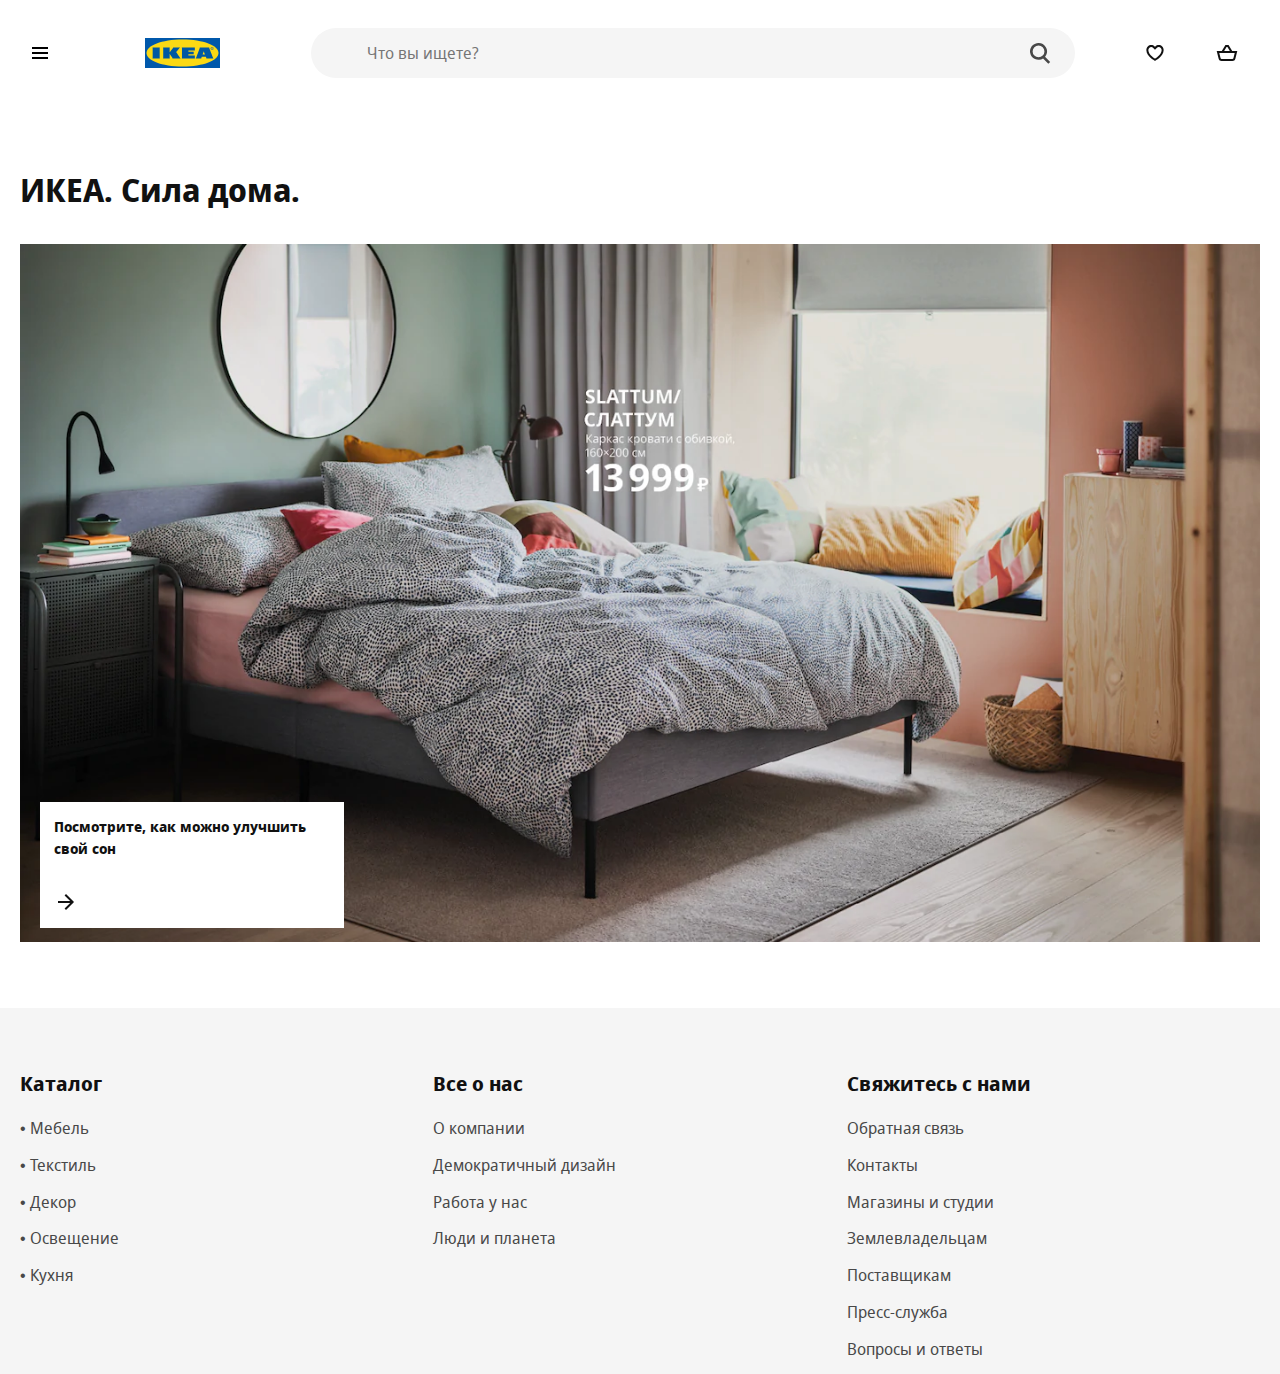
<file: index.html>
<!DOCTYPE html>
<html lang="en">
<head>
    <meta charset="UTF-8">
    <meta name="viewport" content="width=device-width, user-scalable=no, initial-scale=1.0, maximum-scale=1.0, minimum-scale=1.0">
    <meta http-equiv="X-UA-Compatible" content="ie=edge">
    <link rel="apple-touch-icon" sizes="180x180" href="favicon/apple-touch-icon.png">
    <link rel="icon" type="image/png" sizes="32x32" href="favicon/favicon-32x32.png">
    <link rel="icon" type="image/png" sizes="16x16" href="favicon/favicon-16x16.png">
    <link rel="mask-icon" href="favicon/safari-pinned-tab.svg" color="#0058ab">
    <meta name="msapplication-TileColor" content="#0058ab">
    <meta name="theme-color" content="#0058ab">
    <title>ИКЕА - официальный интернет-магазин мебели - IKEA</title>
    <link rel="stylesheet" href="styles/styles.css">
    <script src="script/index.js" defer type="module"></script>
    <script src="script/test.js" defer></script>

</head>
<body>

<main>
    <div class="container">
        <h1 class="main-header">ИКЕА. Сила дома.</h1>
        <aside class="offer">
            <a href="card.html#idd059">
                <picture>
                    <source srcset="image/b47e07ee97fd5f9bf030d258d462a945.webp" type="image/webp">
                    <img src="image/b47e07ee97fd5f9bf030d258d462a945.jpg" alt="СЛАТТУМ">
                </picture>

            </a>
            <a class="offer-extra" href="goods.html?subcat=Кровати">
                <p>Посмотрите, как можно улучшить свой сон</p>
                <svg focusable="false" viewBox="0 0 24 24" class="offer-arrow" aria-hidden="true">
                    <path fill-rule="evenodd" clip-rule="evenodd"
                        d="M19.2937 12.7074L20.0008 12.0003L19.2938 11.2932L12.0008 3.99927L10.5865 5.41339L16.1727 11.0003H4V13.0003H16.1723L10.5855 18.5868L11.9996 20.0011L19.2937 12.7074Z"></path>
                </svg>
            </a>
        </aside>
    </div>
</main>

</body>
</html>
</file>
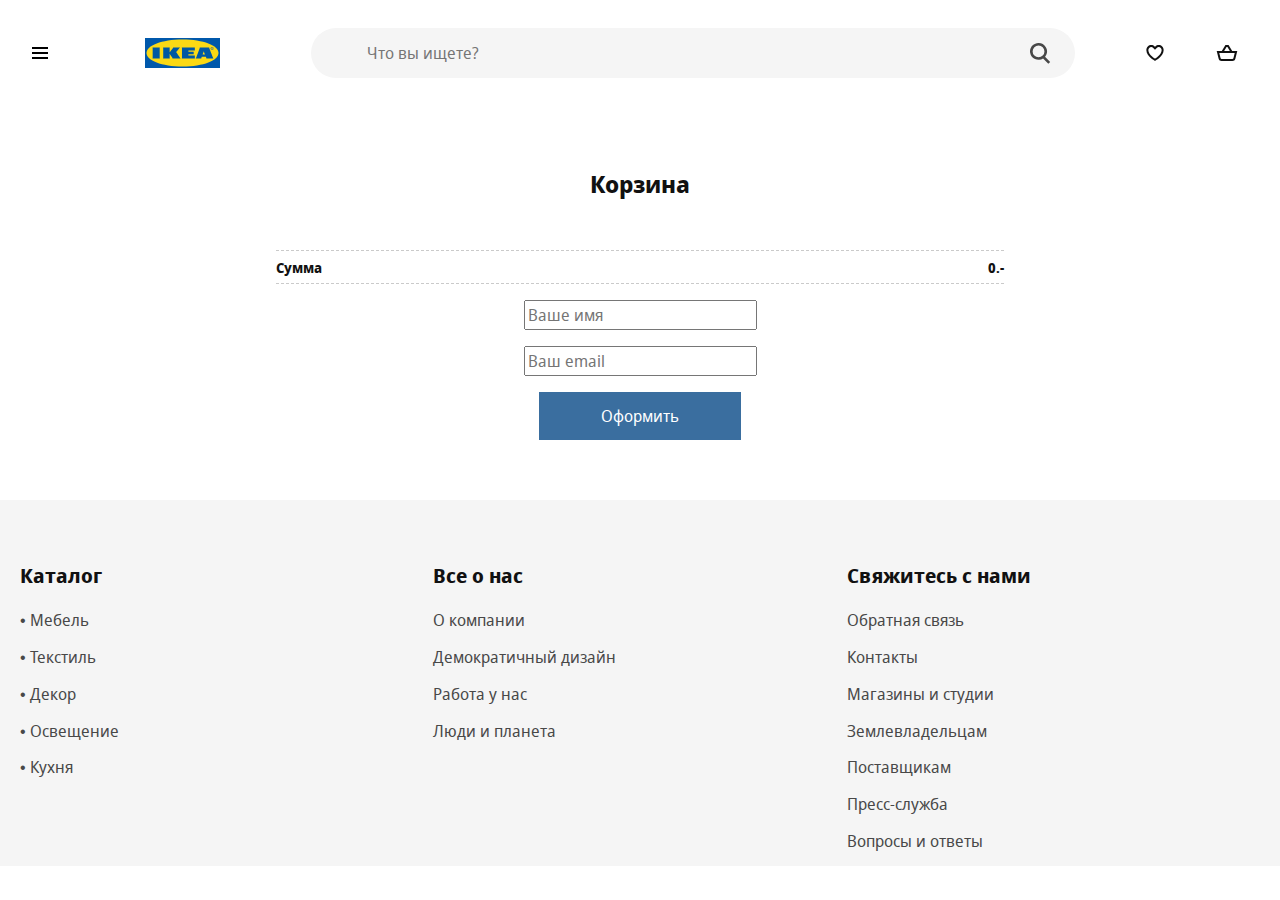
<file: cart.html>
<!DOCTYPE html>
<html lang="en">
<head>
	<meta charset="UTF-8">
	<meta name="viewport" content="width=device-width, user-scalable=no, initial-scale=1.0, maximum-scale=1.0, minimum-scale=1.0">
	<meta http-equiv="X-UA-Compatible" content="ie=edge">
	<link rel="apple-touch-icon" sizes="180x180" href="favicon/apple-touch-icon.png">
	<link rel="icon" type="image/png" sizes="32x32" href="favicon/favicon-32x32.png">
	<link rel="icon" type="image/png" sizes="16x16" href="favicon/favicon-16x16.png">
	<link rel="mask-icon" href="favicon/safari-pinned-tab.svg" color="#0058ab">
	<meta name="msapplication-TileColor" content="#0058ab">
	<meta name="theme-color" content="#0058ab">
	<title>Корзина - IKEA</title>
	<link rel="stylesheet" href="styles/styles.css">
	<script src="script/index.js" defer type="module"></script>
</head>
<body>
<main>
	<div class="container cart-wrapper">
		<h2 class="cart-header">Корзина</h2>
		<ul class="cart-list">
		
		</ul>
		<div class="cart-total">
			<span class="cart-total-label">Сумма</span>
			<span class="cart-total-price"></span>
		</div>

		<form id="form" class="cart-form">
			<label>
				<input type="text" name="name" placeholder="Ваше имя">
			</label>
			<label>
				<input type="email" name="email" placeholder="Ваш email">
			</label>
			<button type="submit" class="cart-checkout">Оформить</button>
		</form>
	</div>
</main>
</body>
</html>
</file>
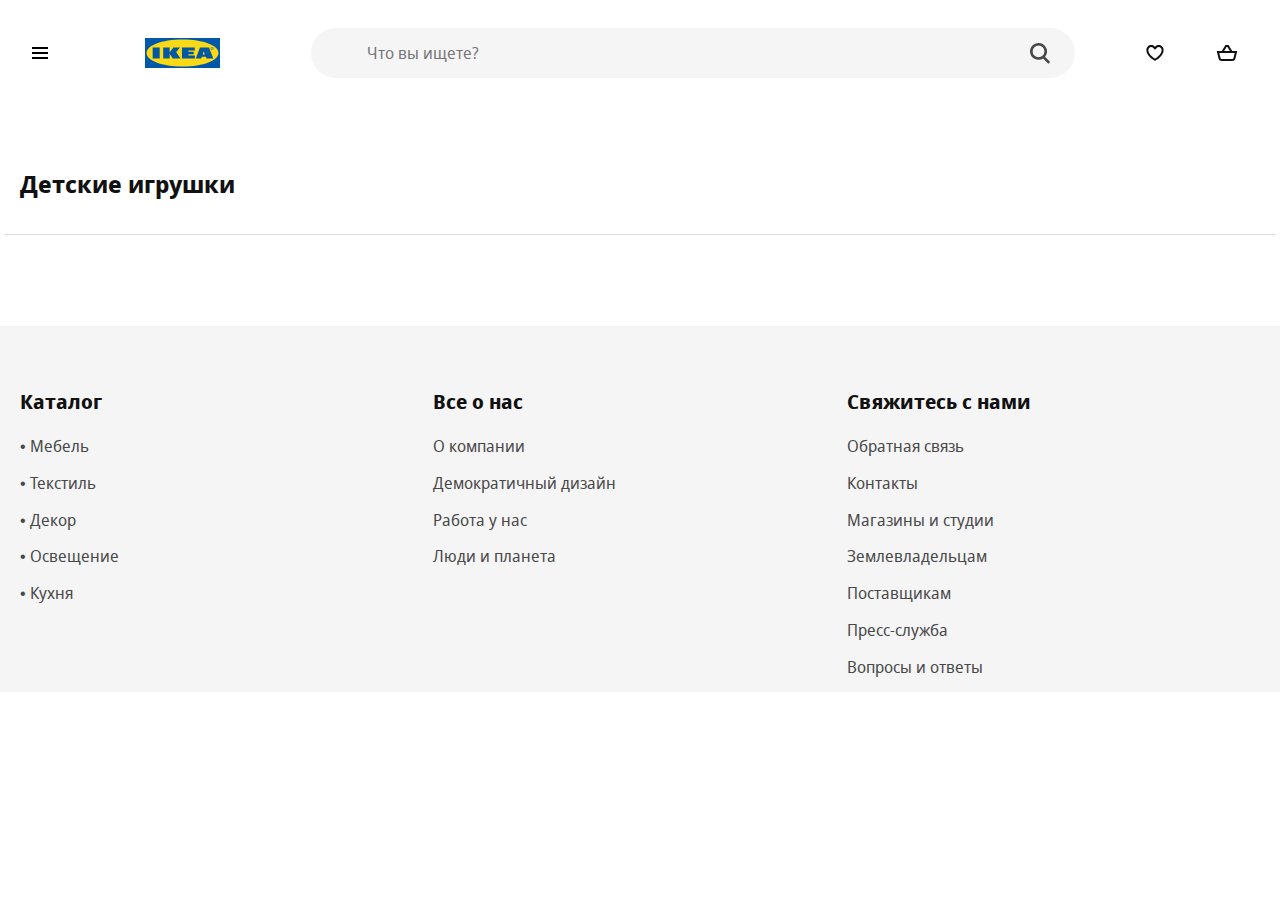
<file: goods.html>
<!DOCTYPE html>
<html lang="en">
<head>
	<meta charset="UTF-8">
	<meta name="viewport" content="width=device-width, user-scalable=no, initial-scale=1.0, maximum-scale=1.0, minimum-scale=1.0">
	<meta http-equiv="X-UA-Compatible" content="ie=edge">
	<link rel="apple-touch-icon" sizes="180x180" href="favicon/apple-touch-icon.png">
	<link rel="icon" type="image/png" sizes="32x32" href="favicon/favicon-32x32.png">
	<link rel="icon" type="image/png" sizes="16x16" href="favicon/favicon-16x16.png">
	<link rel="mask-icon" href="favicon/safari-pinned-tab.svg" color="#0058ab">
	<meta name="msapplication-TileColor" content="#0058ab">
	<meta name="theme-color" content="#0058ab">
	<title>Детские игрушки - IKEA</title>
	<link rel="stylesheet" href="styles/styles.css">
	<script src="script/index.js" defer type="module"></script>
</head>
<body>
<main>
	<div class="container">
		<h2 class="main-header">Детские игрушки</h2>
		<div class="goods wrapper">
			<ul class="goods-list">
				<!-- <li class="goods-list__item">
					<a class="goods-item__link" href="card.html#idd001">
						<article class="goods-item">
							<div class="goods-item__img">
								<img src="https://www.ikea.com/ru/ru/images/products/fabler-byorn-myagkaya-igrushka-bezhevyy__0710165_PE727396_S5.JPG"
									data-second-image="https://www.ikea.com/ru/ru/images/products/fabler-byorn-myagkaya-igrushka-bezhevyy__0876876_PE611263_S5.JPG" alt="ФАБЛЕР БЬЁРН">
							</div>
							<p class="goods-item__new">Новинка</p>
							<h3 class="goods-item__header">ФАБЛЕР БЬЁРН</h3>
							<p class="goods-item__description">Мягкая игрушка, бежевый, 21 см</p>
							<p class="goods-item__price">
								<span class="goods-item__price-value">99</span>
								<span class="goods-item__currency"> ₽</span>
							</p>
							<button class="btn btn-add-card" aria-label="Добравить в корзину" data-idd="idd001"></button>
						</article>
					</a>
				</li>
				<li class="goods-list__item">
					<a class="goods-item__link" href="card.html#idd001">
						<article class="goods-item">
							<div class="goods-item__img">
								<img src="https://www.ikea.com/ru/ru/images/products/fabler-byorn-myagkaya-igrushka-bezhevyy__0710165_PE727396_S5.JPG"
									data-second-image="https://www.ikea.com/ru/ru/images/products/fabler-byorn-myagkaya-igrushka-bezhevyy__0876876_PE611263_S5.JPG" alt="ФАБЛЕР БЬЁРН">
							</div>
							<h3 class="goods-item__header">ФАБЛЕР БЬЁРН</h3>
							<p class="goods-item__description">Мягкая игрушка, бежевый, 21 см</p>
							<p class="goods-item__price">
								<span class="goods-item__price-value">99</span>
								<span class="goods-item__currency"> ₽</span>
							</p>
							<button class="btn btn-add-card" aria-label="Добравить в корзину" data-idd="idd001"></button>
						</article>
					</a>
				</li>
				<li class="goods-list__item">
					<a class="goods-item__link" href="card.html#idd001">
						<article class="goods-item">
							<div class="goods-item__img">
								<img src="https://www.ikea.com/ru/ru/images/products/fabler-byorn-myagkaya-igrushka-bezhevyy__0710165_PE727396_S5.JPG"
									data-second-image="https://www.ikea.com/ru/ru/images/products/fabler-byorn-myagkaya-igrushka-bezhevyy__0876876_PE611263_S5.JPG" alt="ФАБЛЕР БЬЁРН">
							</div>
							<h3 class="goods-item__header">ФАБЛЕР БЬЁРН</h3>
							<p class="goods-item__description">Мягкая игрушка, бежевый, 21 см</p>
							<p class="goods-item__price">
								<span class="goods-item__price-value">99</span>
								<span class="goods-item__currency"> ₽</span>
							</p>
							<button class="btn btn-add-card" aria-label="Добравить в корзину" data-idd="idd001"></button>
						</article>
					</a>
				</li>
				<li class="goods-list__item">
					<a class="goods-item__link" href="card.html#idd001">
						<article class="goods-item">
							<div class="goods-item__img">
								<img src="https://www.ikea.com/ru/ru/images/products/fabler-byorn-myagkaya-igrushka-bezhevyy__0710165_PE727396_S5.JPG"
									data-second-image="https://www.ikea.com/ru/ru/images/products/fabler-byorn-myagkaya-igrushka-bezhevyy__0876876_PE611263_S5.JPG" alt="ФАБЛЕР БЬЁРН">
							</div>
							<h3 class="goods-item__header">ФАБЛЕР БЬЁРН</h3>
							<p class="goods-item__description">Мягкая игрушка, бежевый, 21 см</p>
							<p class="goods-item__price">
								<span class="goods-item__price-value">99</span>
								<span class="goods-item__currency"> ₽</span>
							</p>
							<button class="btn btn-add-card" aria-label="Добравить в корзину" data-idd="idd001"></button>
						</article>
					</a>
				</li>
				<li class="goods-list__item">
					<a class="goods-item__link" href="card.html#idd001">
						<article class="goods-item">
							<div class="goods-item__img">
								<img src="https://www.ikea.com/ru/ru/images/products/fabler-byorn-myagkaya-igrushka-bezhevyy__0710165_PE727396_S5.JPG"
									data-second-image="https://www.ikea.com/ru/ru/images/products/fabler-byorn-myagkaya-igrushka-bezhevyy__0876876_PE611263_S5.JPG" alt="ФАБЛЕР БЬЁРН">
							</div>
							<h3 class="goods-item__header">ФАБЛЕР БЬЁРН</h3>
							<p class="goods-item__description">Мягкая игрушка, бежевый, 21 см</p>
							<p class="goods-item__price">
								<span class="goods-item__price-value">99</span>
								<span class="goods-item__currency"> ₽</span>
							</p>
							<button class="btn btn-add-card" aria-label="Добравить в корзину" data-idd="idd001"></button>
						</article>
					</a>
				</li>
				<li class="goods-list__item">
					<a class="goods-item__link" href="card.html#idd001">
						<article class="goods-item">
							<div class="goods-item__img">
								<img src="https://www.ikea.com/ru/ru/images/products/fabler-byorn-myagkaya-igrushka-bezhevyy__0710165_PE727396_S5.JPG"
									data-second-image="https://www.ikea.com/ru/ru/images/products/fabler-byorn-myagkaya-igrushka-bezhevyy__0876876_PE611263_S5.JPG" alt="ФАБЛЕР БЬЁРН">
							</div>
							<h3 class="goods-item__header">ФАБЛЕР БЬЁРН</h3>
							<p class="goods-item__description">Мягкая игрушка, бежевый, 21 см</p>
							<p class="goods-item__price">
								<span class="goods-item__price-value">99</span>
								<span class="goods-item__currency"> ₽</span>
							</p>
							<button class="btn btn-add-card" aria-label="Добравить в корзину" data-idd="idd001"></button>
						</article>
					</a>
				</li>
				<li class="goods-list__item">
					<a class="goods-item__link" href="card.html#idd001">
						<article class="goods-item">
							<div class="goods-item__img">
								<img src="https://www.ikea.com/ru/ru/images/products/fabler-byorn-myagkaya-igrushka-bezhevyy__0710165_PE727396_S5.JPG"
									data-second-image="https://www.ikea.com/ru/ru/images/products/fabler-byorn-myagkaya-igrushka-bezhevyy__0876876_PE611263_S5.JPG" alt="ФАБЛЕР БЬЁРН">
							</div>
							<h3 class="goods-item__header">ФАБЛЕР БЬЁРН</h3>
							<p class="goods-item__description">Мягкая игрушка, бежевый, 21 см</p>
							<p class="goods-item__price">
								<span class="goods-item__price-value">99</span>
								<span class="goods-item__currency"> ₽</span>
							</p>
							<button class="btn btn-add-card" aria-label="Добравить в корзину" data-idd="idd001"></button>
						</article>
					</a>
				</li>
				<li class="goods-list__item">
					<a class="goods-item__link" href="card.html#idd001">
						<article class="goods-item">
							<div class="goods-item__img">
								<img src="https://www.ikea.com/ru/ru/images/products/fabler-byorn-myagkaya-igrushka-bezhevyy__0710165_PE727396_S5.JPG"
									data-second-image="https://www.ikea.com/ru/ru/images/products/fabler-byorn-myagkaya-igrushka-bezhevyy__0876876_PE611263_S5.JPG" alt="ФАБЛЕР БЬЁРН">
							</div>
							<h3 class="goods-item__header">ФАБЛЕР БЬЁРН</h3>
							<p class="goods-item__description">Мягкая игрушка, бежевый, 21 см</p>
							<p class="goods-item__price">
								<span class="goods-item__price-value">99</span>
								<span class="goods-item__currency"> ₽</span>
							</p>
							<button class="btn btn-add-card" aria-label="Добравить в корзину" data-idd="idd001"></button>
						</article>
					</a>
				</li>
				<li class="goods-list__item">
					<a class="goods-item__link" href="card.html#idd001">
						<article class="goods-item">
							<div class="goods-item__img">
								<img src="https://www.ikea.com/ru/ru/images/products/fabler-byorn-myagkaya-igrushka-bezhevyy__0710165_PE727396_S5.JPG"
									data-second-image="https://www.ikea.com/ru/ru/images/products/fabler-byorn-myagkaya-igrushka-bezhevyy__0876876_PE611263_S5.JPG" alt="ФАБЛЕР БЬЁРН">
							</div>
							<h3 class="goods-item__header">ФАБЛЕР БЬЁРН</h3>
							<p class="goods-item__description">Мягкая игрушка, бежевый, 21 см</p>
							<p class="goods-item__price">
								<span class="goods-item__price-value">99</span>
								<span class="goods-item__currency"> ₽</span>
							</p>
							<button class="btn btn-add-card" aria-label="Добравить в корзину" data-idd="idd001"></button>
						</article>
					</a>
				</li>
				<li class="goods-list__item">
					<a class="goods-item__link" href="card.html#idd001">
						<article class="goods-item">
							<div class="goods-item__img">
								<img src="https://www.ikea.com/ru/ru/images/products/fabler-byorn-myagkaya-igrushka-bezhevyy__0710165_PE727396_S5.JPG"
									data-second-image="https://www.ikea.com/ru/ru/images/products/fabler-byorn-myagkaya-igrushka-bezhevyy__0876876_PE611263_S5.JPG" alt="ФАБЛЕР БЬЁРН">
							</div>
							<h3 class="goods-item__header">ФАБЛЕР БЬЁРН</h3>
							<p class="goods-item__description">Мягкая игрушка, бежевый, 21 см</p>
							<p class="goods-item__price">
								<span class="goods-item__price-value">99</span>
								<span class="goods-item__currency"> ₽</span>
							</p>
							<button class="btn btn-add-card" aria-label="Добравить в корзину" data-idd="idd001"></button>
						</article>
					</a>
				</li> -->
			</ul>
		</div>
	</div>
</main>
</body>
</html>
</file>
<file: styles/styles.css>
/*
* Prefixed by https://autoprefixer.github.io
* PostCSS: v7.0.29,
* Autoprefixer: v9.7.6
* Browsers: last 4 version
*/

@font-face {
	font-family: 'Noto Sans';
	src: local('Noto Sans Display Regular'), local('NotoSansDisplay-Regular'), url('../fonts/Notosansdisplayregular.woff2') format('woff2'), url('../fonts/Notosansdisplayregular.woff') format('woff');
	font-weight: 400;
	font-style: normal;
}

@font-face {
	font-family: 'Noto Sans';
	src: local('Noto Sans Display Italic'), local('NotoSansDisplay-Italic'), url('../fonts/Notosansdisplayitalic.woff2') format('woff2'), url('../fonts/Notosansdisplayitalic.woff') format('woff');
	font-weight: 400;
	font-style: italic;
}

@font-face {
	font-family: 'Noto Sans';
	src: local('Noto Sans Display Bold'), local('NotoSansDisplay-Bold'), url('../fonts/Notosansdisplaybold.woff2') format('woff2'), url('../fonts/Notosansdisplaybold.woff') format('woff');
	font-weight: 700;
	font-style: normal;
}

@font-face {
	font-family: 'Noto Sans';
	src: local('Noto Sans Display Bold Italic'), local('NotoSansDisplay-BoldItalic'), url('../fonts/Notosansdisplaybolditalic.woff2') format('woff2'), url('../fonts/Notosansdisplaybolditalic.woff') format('woff');
	font-weight: 700;
	font-style: italic;
}

html {
	-webkit-box-sizing: border-box;
	box-sizing: border-box;
}

*,
*::before,
*::after {
	-webkit-box-sizing: inherit;
	box-sizing: inherit;
}

body {
	min-width: 320px;
	margin: 0;

	background-color: #fff; /*под проект*/
	font-family: Noto Sans, Arial, sans-serif; /*в "" свой шрифт под проект*/

	font-size: 16px;
	color: #111;
	line-height: 1.5;
	-webkit-font-smoothing: subpixel-antialiased;
}

button, input {
	font: inherit;
}

button {
	cursor: pointer;
}

img {
	max-width: 100%;
	width: 100%;
	height: auto;
}

a {
	text-decoration: none;
	color: inherit;
}

ul {
	list-style: none;
	padding: 0;
	margin: 0;
}

h1, h2, h3, p {
	padding: 0;
	margin: 0;
}

/* container */

.container {
	max-width: 100rem;
	margin: 0 auto;
	padding: 0 1.25rem;
}

.visually-hidden {
	position: absolute !important;
	clip: rect(1px 1px 1px 1px);
	clip: rect(1px, 1px, 1px, 1px);
	padding: 0 !important;
	border: 0 !important;
	height: 1px !important;
	width: 1px !important;
	overflow: hidden;
}

/* при работе с float */

.clearfix::after {
	content: "";
	display: table;
	clear: both;
}

header {
	margin-bottom: 3.75rem;
}

.header {
	display: -ms-grid;
	display: grid;
	grid-gap: 1.25rem;
	-ms-grid-columns: 2fr 1.25rem 2fr 1.25rem 16fr 1.25rem 1fr 1.25rem 1fr;
	grid-template-columns: 2fr 2fr 16fr 1fr 1fr;
	-webkit-box-align: center;
	-ms-flex-align: center;
	align-items: center;
	padding: 1.75rem 0;
}

footer {
	background-color: #f5f5f5;
	margin-top: 3.75rem;
	padding: 3.75rem 0 0 0;
}

.footer {
	display: -ms-grid;
	display: grid;
	-ms-grid-columns: 1fr 1fr 1fr;
	grid-template-columns: 1fr 1fr 1fr;
}

.main-header {
	margin-bottom: 1.875rem
}

.btn {
	background-color: transparent;
	outline: transparent;
	border-radius: 50%;
	width: 40px;
	height: 40px;
	display: -webkit-box;
	display: -ms-flexbox;
	display: flex;
	-webkit-box-align: center;
	-ms-flex-align: center;
	align-items: center;
	-webkit-box-pack: center;
	-ms-flex-pack: center;
	justify-content: center;
	border: 1px solid transparent;
}

.btn:hover {
	background-color: #f5f5f5;
	color: #111;
}

.svg-icon {
	fill: currentColor;
}

.logo {
	text-align: center;
	width: 75px;
	height: 30px;

}

.search {
	position: relative;
	-webkit-box-flex: 1;
	-ms-flex-positive: 1;
	flex-grow: 1;
	height: 50px;
	margin: 0 40px;
}

.search-input {
	-webkit-appearance: none;
	-moz-appearance: none;
	appearance: none;
	background-color: #f5f5f5;
	display: block;
	appearance: none;
	width: 100%;
	height: 100%;
	padding: .5rem 3.5rem;
	margin: 0 auto;
	line-height: 1.5;
	border: 0;
	border-radius: 50em;
	outline: 0;
	-webkit-box-shadow: none;
	box-shadow: none;
	-webkit-transition: background .2s;
	-o-transition: background .2s;
	transition: background .2s;
}

.search-btn {
	position: absolute;
	top: 0.9rem;
	right: 0.9rem;
	background-image: url("data:image/svg+xml;charset=utf-8,%3Csvg width='16' height='17' fill='%23484848' xmlns='http://www.w3.org/2000/svg'%3E%3Cpath fill-rule='evenodd' clip-rule='evenodd' d='M6.5 11a4.5 4.5 0 110-9 4.5 4.5 0 010 9zm4.968-.307a6.5 6.5 0 10-1.514 1.315l3.996 3.996 1.414-1.414-3.896-3.897z'/%3E%3C/svg%3E");
	background-repeat: no-repeat;
	background-size: contain;
	width: 2.5rem;
	height: 1.5rem;
	background-position: center;
}

.offer {
	position: relative;
}

.offer-extra {
	position: absolute;
	padding: .9rem;
	color: #111;
	left: 1.25rem;
	bottom: 1.25rem;
	display: -webkit-box;
	display: -ms-flexbox;
	display: flex;
	background: #fff;
	-webkit-box-orient: vertical;
	-webkit-box-direction: normal;
	-ms-flex-direction: column;
	flex-direction: column;
	-webkit-box-align: start;
	-ms-flex-align: start;
	align-items: flex-start;
	max-width: 19rem;
	min-width: 13rem;
	font-size: .9rem;
	line-height: 1.5;
	font-weight: bold;
	word-break: break-word;
}

.offer-arrow {
	display: inline-block;
	height: 1.5rem;
	width: 1.5rem;
	vertical-align: middle;
	fill: currentColor;
	margin-top: 1.875rem;

}


.footer-header {
	line-height: 2rem;
	font-size: 1.25rem;
	padding: 0 0 1rem 0;

}

.footer-list {
	margin-bottom: .8rem;
}

.footer-list > a {
	color: #484848;
}

.footer-list > a:hover {
	color: #111;
	text-decoration: underline;
}

.catalog {
	position: fixed;
	z-index: 999;
	top: 0;
	left: -100%;
	bottom: 0;
	background-color: #fff;
	overflow-y: auto;
	overflow-x: hidden;
	-webkit-transition: left 0.2s 0s;
	-o-transition: left 0.2s 0s;
	transition: left 0.2s 0s;
	width: 20rem;
	padding: 6rem 4rem 3rem;

}

.catalog.open {
	left: 0;
}

.catalog-btn {
	position: absolute;
	top: 3rem;
	left: 3rem;
}

.catalog-list__item,
.subcatalog-list__item {
	cursor: pointer;
	color: #111;


}

.catalog-list__item a,
.subcatalog-list__item a {
	text-decoration: underline;
	display: block;
}

.catalog-list__item a {
	padding: .5rem 1.5rem .5rem 0;
}

.subcatalog-list__item a {
	padding: .5rem 0;
}

.catalog-list__item:hover a,
.subcatalog-list__item:hover a {
	text-decoration: underline;
}

.catalog-list__item.active {
	background-repeat: no-repeat;
	background-position: right 0 center;
	background-image: url('data:image/svg+xml;utf8,<svg width="24" height="24" viewBox="0 0 24 24" fill="none" xmlns="http://www.w3.org/2000/svg"><path fill-rule="evenodd" clip-rule="evenodd" d="M15.5996 11.9999L9.81456 17.7857L8.40026 16.3716L12.7714 11.9999L8.40026 7.62823L9.81457 6.21411L15.5996 11.9999Z" fill="%23959595"/></svg>');
}

.subcatalog {
	position: fixed;
	z-index: 998;
	top: 0;
	left: -100%;
	bottom: 0;
	background-color: #fff;
	overflow-y: auto;
	overflow-x: hidden;
	-webkit-transition: left 0.6s 0s, right 0.6s 0s;
	-o-transition: left 0.6s 0s, right 0.6s 0s;
	transition: left 0.6s 0s, right 0.6s 0s;
	width: 25rem;
	padding: 6rem 4rem 3rem;
	border-left: 2px solid #ccc;
}

.subcatalog.subopen {
	left: 20rem;
}

.overlay {
	display: block;
	position: fixed;
	z-index: 899;
	top: 0;
	bottom: 0;
	right: 0;
	left: 0;
	background-color: black;
	-webkit-transition: all .2s ease;
	-o-transition: all .2s ease;
	transition: all .2s ease;
	opacity: 0;
	pointer-events: none;
}

.overlay.active {
	opacity: 0.25;
	pointer-events: all;
}


.wrapper {
	position: relative;
	margin-top: 4rem;
}

.wrapper:before {
	content: '';
	width: calc(100% + 2rem);
	display: block;
	position: absolute;
	top: -2rem;
	z-index: 99;
	margin: 0 -1rem;
	border-bottom: 1px solid #dfdfdf;
}

.good {
	display: -ms-grid;
	display: grid;
	-ms-grid-columns: minmax(0, 1fr) 1.25rem minmax(0, 1fr) 1.25rem minmax(0, 1fr) 1.25rem minmax(0, 1fr) 1.25rem minmax(0, 1fr) 1.25rem minmax(0, 1fr) 1.25rem minmax(0, 1fr) 1.25rem minmax(0, 1fr) 1.25rem minmax(0, 1fr) 1.25rem minmax(0, 1fr) 1.25rem minmax(0, 1fr) 1.25rem minmax(0, 1fr);
	grid-template-columns: repeat(12, minmax(0, 1fr));
	grid-column-gap: 1.25rem;
	padding-top: 2rem;
}

.good-images {
	display: -webkit-box;
	display: -ms-flexbox;
	display: flex;
	-ms-flex-wrap: wrap;
	flex-wrap: wrap;
	-ms-grid-column: 1;
	grid-column-start: 1;
	-ms-grid-column-span: 8;
	grid-column-end: 9;
	-ms-flex-pack: distribute;
	justify-content: space-around;


}

.good-image__item {
	width: calc(50% - 1.25rem);
	margin-left: .625rem;
	margin-right: .625rem;
	min-height: 500px;
}


.good-item {
	-ms-grid-column: 9;
	grid-column-start: 9;
	-ms-grid-column-span: 4;
	grid-column-end: 13;
	padding: 0 2.5rem;
}

.good-item__section {
	margin-bottom: 2.5rem;
}

.good-item__new {
	display: none;
}


.good-item__empty {
	display: none;
}

.not-in-stock .good-item__empty {
	display: block;
}

.not-in-stock .btn-good {
	display: none;
}

.good-item__header {
	font-size: 1.375rem;
	line-height: 1.5;
	font-weight: 700;
	text-transform: uppercase;
	margin-bottom: .3rem;
}

.good-item__description {
	line-height: 1.5;
	letter-spacing: 0;
	font-weight: 400;
	color: #484848;
	font-size: .875rem;
}

.good-item__price {
	white-space: nowrap;
	text-align: right;
}

.good-item__section {
	display: -webkit-box;
	display: -ms-flexbox;
	display: flex;
	-webkit-box-pack: justify;
	-ms-flex-pack: justify;
	justify-content: space-between;
}

.good-item__price-value {
	line-height: 1.1875;
	font-size: 1.375rem;
}

.good-item__currency {
	line-height: .9;
	font-size: .6875rem;
	vertical-align: text-top;
}

.not-in-stock .good-item__price-value,
.not-in-stock .good-item__currency {
	display: none;
}

.good-item__buttons {
	display: -webkit-box;
	display: -ms-flexbox;
	display: flex;
	-webkit-box-pack: justify;
	-ms-flex-pack: justify;
	justify-content: space-between;
	-webkit-box-align: center;
	-ms-flex-align: center;
	align-items: center;
	width: 100%;
}

.btn-good {
	margin-right: 1rem;
	-webkit-box-flex: 1;
	-ms-flex-positive: 1;
	flex-grow: 1;
	-ms-flex-negative: 1;
	flex-shrink: 1;
	position: relative;
	background: #0058a3;
	color: #fff;
	border-radius: 52px;
	padding: 0 2rem;
	display: -webkit-box;
	display: -ms-flexbox;
	display: flex;
	height: 3.5rem;
	-webkit-box-align: center;
	-ms-flex-align: center;
	align-items: center;
}

.btn-good-svg {
	margin-right: .5rem;
	vertical-align: top;
	-ms-flex-negative: 0;
	flex-shrink: 0;
	display: inline-block;
	height: 1.5rem;
	width: 1.5rem;
	fill: #fff;
}

.btn-good:hover {
	color: #0058a3;
}

.btn-good:hover .btn-good-svg {
	fill: #0058a3;
}

.btn-good__label {
	text-align: center;
	border: 0;
	font-weight: 700;
	font-size: .875rem;
	line-height: 1.42857;
}

.btn-add-wishlist {
	background: rgba(0, 0, 0, 0);
	color: #111;
	border-radius: 40px;
	padding: 0 .9375rem;
	border: 1px solid #dfdfdf;
	height: 3.5rem;
	width: 3.5rem;
	margin-left: auto;
}

.btn-add-wishlist__svg {
	height: 1.5rem;
	width: 1.5rem;

}

.btn-add-wishlist:hover .btn-add-wishlist__svg {
	fill: red;
}

.btn-add-wishlist.contains-wishlist .btn-add-wishlist__svg {
	fill: red;

}

.btn-add-wishlist:hover.contains-wishlist .btn-add-wishlist__svg {
	fill: black;
}


.goods-list {
	display: -ms-grid;
	display: grid;
	gap: 1.25rem;
	grid-template-columns: repeat(4, 1fr);
}

.goods-list__item {
	margin-bottom: 2rem;
}


.goods-item {
	position: relative;
	display: -webkit-box;
	display: -ms-flexbox;
	display: flex;
	-webkit-box-orient: vertical;
	-webkit-box-direction: normal;
	-ms-flex-direction: column;
	flex-direction: column;
	-webkit-box-pack: justify;
	-ms-flex-pack: justify;
	justify-content: space-between;
	height: 100%;
}

.goods-item__img {
	height: 380px;
	display: table-cell;
	vertical-align: middle
}


.btn-add-card {
	position: absolute;
	opacity: 0;
	-webkit-transition: opacity 0.2s 0s;
	-o-transition: opacity 0.2s 0s;
	transition: opacity 0.2s 0s;
	right: 1rem;
	bottom: 0.5rem;
	background-color: rgb(0, 88, 163);
	border: 1px solid rgb(0, 88, 163);
	background-repeat: no-repeat;
	background-position: center;
	background-image: url("data:image/svg+xml;utf8,<svg width='24' height='24' xmlns='http://www.w3.org/2000/svg' viewBox='0 0 24 24'><path fill-rule='evenodd' clip-rule='evenodd' d='M10.4372 4H10.9993H12.0003H12.9996H13.5616L13.8538 4.48014L17.2112 9.99713H21H22.2806L21.9702 11.2396L21.5303 13H19.4688L19.7194 11.9971H4.28079L5.59143 17.2397C5.70272 17.6848 6.1027 17.9971 6.56157 17.9971H15V19.9971H6.56157C5.18496 19.9971 3.98502 19.0602 3.65114 17.7247L2.02987 11.2397L1.71924 9.99713H3.00002H6.78793L10.145 4.48017L10.4372 4ZM12.4375 6L14.87 9.99713H9.12911L11.5614 6H12.0003H12.4375ZM17.9961 16V14H19.9961V16H21.9961V18H19.9961V20H17.9961V18H15.9961V16H17.9961Z' fill='white' /></svg>");
}

.btn-add-card:hover {
	background-color: rgb(255, 255, 255);
	background-image: url("data:image/svg+xml;utf8,<svg width='24' height='24' xmlns='http://www.w3.org/2000/svg' viewBox='0 0 24 24'><path fill-rule='evenodd' clip-rule='evenodd' d='M10.4372 4H10.9993H12.0003H12.9996H13.5616L13.8538 4.48014L17.2112 9.99713H21H22.2806L21.9702 11.2396L21.5303 13H19.4688L19.7194 11.9971H4.28079L5.59143 17.2397C5.70272 17.6848 6.1027 17.9971 6.56157 17.9971H15V19.9971H6.56157C5.18496 19.9971 3.98502 19.0602 3.65114 17.7247L2.02987 11.2397L1.71924 9.99713H3.00002H6.78793L10.145 4.48017L10.4372 4ZM12.4375 6L14.87 9.99713H9.12911L11.5614 6H12.0003H12.4375ZM17.9961 16V14H19.9961V16H21.9961V18H19.9961V20H17.9961V18H15.9961V16H17.9961Z' fill='rgb(0, 88, 163)' /></svg>");

}

.goods-item:hover .btn-add-card {
	opacity: 1;
}

.goods-item__header {
	margin-top: auto;
	margin-bottom: 1rem;
}

.goods-item__new {
	line-height: 1.42857;
	color: #ca5008;
	font-weight: 700;
	font-size: 0.8rem;
}

.goods-item__link {
	display: block;
	height: 100%;
}

.goods-item__description {
	margin-bottom: 1rem;
	font-size: .875rem;
	line-height: 1.42857;
}

.goods-item__price {
	min-height: calc(40px + 0.5rem);
	padding-bottom: 0.5rem;
	font-weight: 700;
}

.goods-item__price-value {
	font-size: 1.375rem;
}

.goods-item__currency {
	line-height: .9;
	font-size: .6875rem;
	vertical-align: text-top;
}


.breadcrumb__list-item {
	display: inline;
}

.breadcrumb__list-item:after {
	content: "\0203A";
	display: inline;
	margin: 0 .3125rem;
	font-size: 1rem;
	line-height: 1.125;
}

.breadcrumb__list-item:last-child:after {
	content: "";
}

.breadcrumb__link {
	font-size: .75rem;
	line-height: 1.5;
	font-weight: 400;
	vertical-align: middle;
}

.breadcrumb__list-item:last-child .breadcrumb__link {
	color: #484848;
	pointer-events: none;
	cursor: auto;
}

.cart-wrapper {
	max-width: 768px;
}

.cart-header {
	text-align: center;
}

.product {
	display: -ms-grid;
	display: grid;
	-ms-grid-columns: 152px 4fr 6fr;
	grid-template-columns: 152px 4fr 6fr;
	-ms-grid-rows: auto;
	grid-template-rows: auto;
	font-size: .81rem;
	line-height: 1.385;
}

.product > *:nth-child(1) {
	-ms-grid-row: 1;
	-ms-grid-column: 1;
}

.product > *:nth-child(2) {
	-ms-grid-row: 1;
	-ms-grid-column: 2;
}

.product > *:nth-child(3) {
	-ms-grid-row: 1;
	-ms-grid-column: 3;
}

.product__image-container {
	-ms-grid-column: 1;
	grid-column: 1;
	-ms-grid-row: 1;
	-ms-grid-row-span: 2;
	grid-row: 1/3;
	padding-right: 1rem;
}

.product__description {
	-ms-grid-column: 2;
	grid-column: 2;
	-ms-grid-row: 1;
	grid-row: 1;
}

.product__name {
	font-size: 1.2rem;
	margin-bottom: .5rem;
	font-weight: 700;
	text-transform: uppercase;
	word-break: break-word;
}

.product__prices {
	-ms-grid-column: 3;
	grid-column: 3;
	-ms-grid-row: 1;
	grid-row: 1;
	text-align: right;
	padding-top: 0;
}

.product__controls {
	-ms-grid-column: 3;
	grid-column: 3;
	-ms-grid-row: 2;
	grid-row: 2;
	margin-top: .5rem;
	display: -webkit-box;
	display: -ms-flexbox;
	display: flex;
	-webkit-box-pack: end;
	-ms-flex-pack: end;
	justify-content: flex-end;
}

.btn-remove {
	color: #444;
	border-color: #666;
	border-radius: unset;
}

.product__total {
	font-weight: 700;
	font-size: 1.06rem;
	line-height: 1.2;
}

.product-controls__remove {
	width: 12.5%;
}

.product-controls__quantity {
	width: 25%;
	margin-left: .5rem;
}

.cart-header {
	margin-bottom: 3rem;
}

.cart-item {
	margin-bottom: 2rem;
}

.cart-total {
	display: -webkit-box;
	display: -ms-flexbox;
	display: flex;
	-webkit-box-pack: justify;
	-ms-flex-pack: justify;
	justify-content: space-between;
	padding: .35rem 0;
	font-weight: 700;
	font-size: 14px;
	text-align: initial;
	border: dashed #cacaca;
	border-width: 1px 0;
}

.cart-checkout {
	color: #ffffff;
	padding: 12px 62px;
	background-color: #3a6e9f;
	border: none;
	display: block;
	margin: 1rem auto;
}

.cart-form {
	margin: 1rem 0;
	text-align: center;
}

.cart-form label {
	display: block;
	margin: 1rem;
}

select {
	width: 100%;
	max-width: 352px;
	height: 40px;
	margin: 0;
	padding: 0 10px;
	border: 1px solid #666;
	border-radius: 2px;
	background: #fff url(../image/chevron-down-thin-24.1667eab2.svg) no-repeat right 8px center/1.5rem;
	-webkit-appearance: none;
	-moz-appearance: none;
	appearance: none;
	font-size: 1rem;
	line-height: 1.15;
	font-family: inherit;
	text-transform: none;
}

@media (max-width: 1200px) {
	.goods-list {
		grid-template-columns: repeat(3, 1fr);
	}
}

@media (max-width: 768px) {
	.goods-list {
		grid-template-columns: repeat(2, 1fr);
	}

	.header {
		-ms-grid-columns: 1fr 1.25rem 4fr 1.25rem 1fr 1.25rem 1fr;
		grid-template-columns: 1fr 4fr 1fr 1fr;
		-ms-grid-rows: auto 1.25rem auto 1.25rem auto;
		grid-template-areas: "burger logo wishlist cart" "main main . sidebar" "footer footer footer footer";
	}

	.btn-burger {
		grid-area: burger;
	}

	.logo {
		grid-area: logo;
	}

	.btn-wishlist {
		grid-area: wishlist;
	}

	.btn-cart {
		grid-area: cart;
	}

	.search {
		grid-area: search;
		-ms-grid-row: 2;
		grid-row: 2;
		-ms-grid-column-span: 5;
		grid-column-end: 6;
		-ms-grid-column: 1;
		grid-column-start: 1;
		margin: 0;
	}

	.footer {
		-ms-grid-rows: auto;
		grid-template-rows: auto;
		-webkit-box-pack: center;
		-ms-flex-pack: center;
		justify-content: center;
		grid-template-areas: "catalog" "about" "connection";
		-ms-grid-columns: 300px;
		grid-template-columns: 300px

	}

	.footer-catalog {
		grid-area: catalog;
		margin-bottom: 50px;
	}

	.footer-about {
		grid-area: about;
		margin-bottom: 50px;
	}

	.footer-connection {
		grid-area: connection;
		margin-bottom: 50px;
	}

	.catalog {
		width: 50%;
	}

	.subcatalog {
		width: 50%;
		left: auto;
		right: -100%;
	}

	.subcatalog.subopen {
		right: 0;
		left: auto;
	}
}

@media (max-width: 768px) {

	.footer-catalog {
		-ms-grid-row: 1;
		-ms-grid-column: 1

	}

	.footer-about {
		-ms-grid-row: 2;
		-ms-grid-column: 1

	}

	.footer-connection {
		-ms-grid-row: 3;
		-ms-grid-column: 1

	}
}

@media (max-width: 768px) {

	.btn-burger {
		-ms-grid-row: 1;
		-ms-grid-column: 1;
	}

	.logo {
		-ms-grid-row: 1;
		-ms-grid-column: 3;
	}

	.btn-wishlist {
		-ms-grid-row: 1;
		-ms-grid-column: 5;
	}

	.btn-cart {
		-ms-grid-row: 1;
		-ms-grid-column: 7;
	}
}

@media (max-width: 576px) {
	.goods-list {
		-ms-grid-columns: 1fr;
		grid-template-columns: 1fr;
	}

	.catalog {
		width: 100%;
	}

	.subcatalog {
		z-index: 999;
		width: 100%;
	}

	.subcatalog.subopen {
		right: 0;
	}
}
</file>
